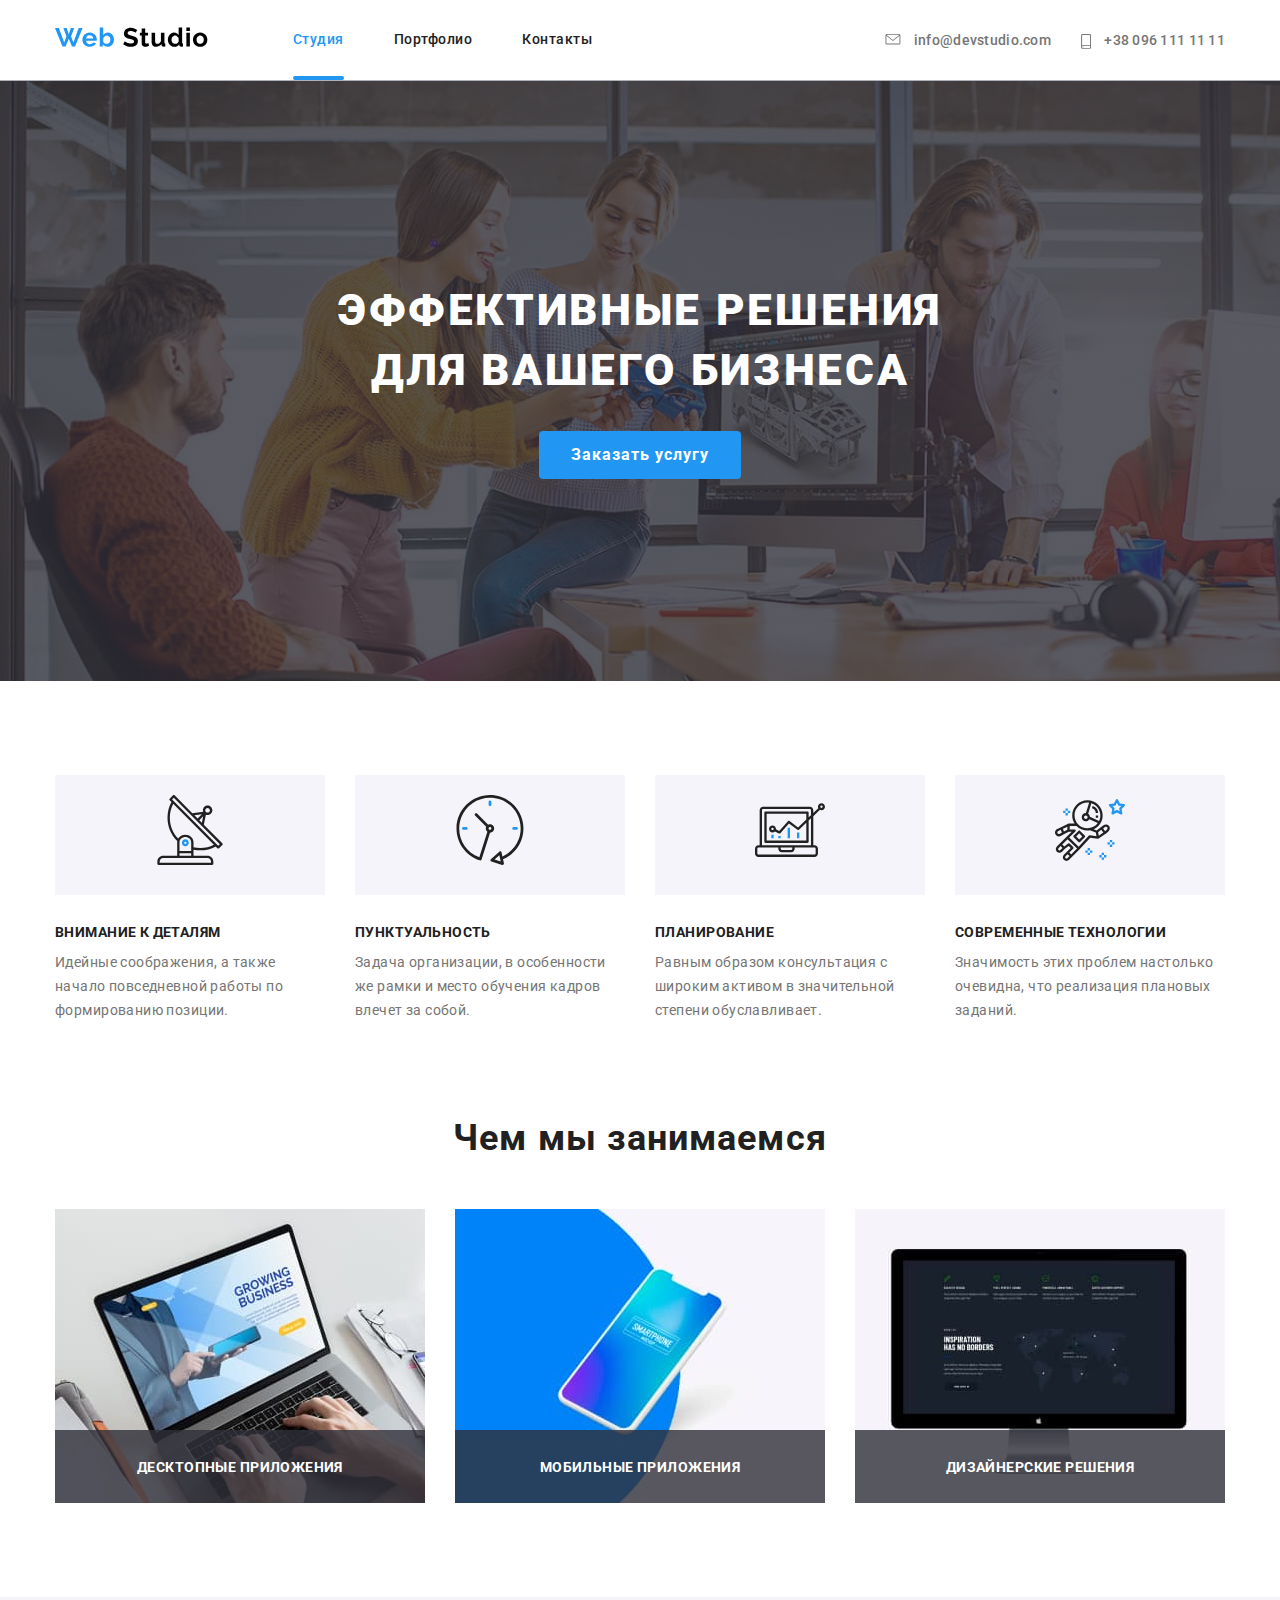
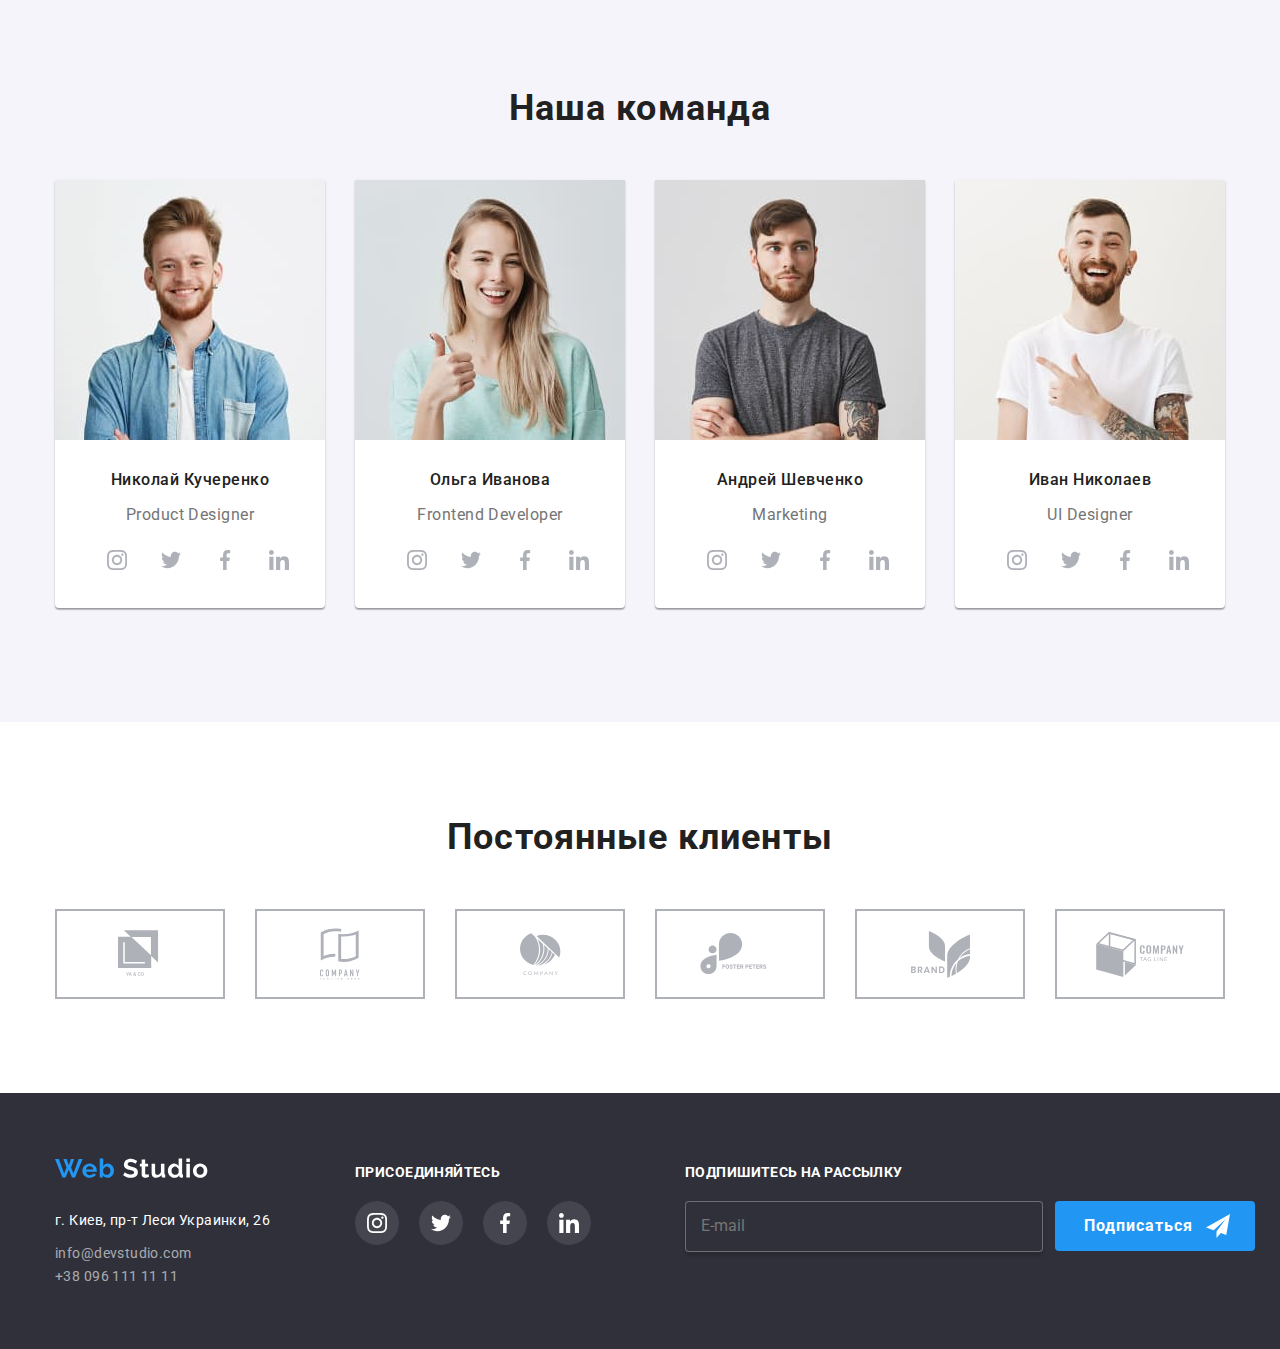
<file: index.html>
<!DOCTYPE html>
<html lang="ru">
  <head>
    <meta charset="UTF-8" />
    <meta name="viewport" content="width=device-width, initial-scale=1.0" />
    <title class="logo">WebStudio</title>
    <link
      href="https://fonts.googleapis.com/css2?family=Raleway:wght@700&family=Roboto:wght@400;500;700;900&display=swap"
      rel="stylesheet"
    />
    <link
      rel="stylesheet"
      href="https://cdnjs.cloudflare.com/ajax/libs/modern-normalize/0.6.0/modern-normalize.min.css"
    />
    <link rel="stylesheet" href="./css/main.min.css" />
  </head>
  <body>
    <header class="page-header">
      <div class="container main-nav">
        <!-- ВОПРОС -->
        <nav class="main-nav">
          <a href="./index.html" class="logo">
            <svg class="icon-log">
              <use href="./images/sprite.svg#icon-webstudioheader"></use>
            </svg>
          </a>
          <ul class="site-nav list">
            <li class="item">
              <a href="./index.html" class="link current">Студия</a>
            </li>
            <li class="item">
              <a href="./portfolio.html" class="link">Портфолио</a>
            </li>
            <li class="item"><a href="" class="link">Контакты</a></li>
          </ul>
        </nav>

        <ul class="site-cont list">
          <li class="item">
            <a href="mailto:info@devstudio.com" class="address">
              <svg class="envelope">
                <use href="./images/sprite.svg#icon-envelope"></use>
              </svg>
              info@devstudio.com
            </a>
          </li>
          <li class="item">
            <a href="tel:+380961111111" class="address">
              <svg class="smartphone">
                <use href="./images/sprite.svg#icon-smartphone"></use>
              </svg>
              +38 096 111 11 11
            </a>
          </li>
        </ul>
      </div>
    </header>

    <main>
      <!-- Герой -->
      <section class="hero">
        <div class="centered-banner">
          <h1 class="banner-title">
            Эффективные решения <br />
            для вашего бизнеса
          </h1>
          <button class="banner-btn" data-modal-open>
            <span class="banner-btn-text">Заказать услугу</span>
          </button>
        </div>
      </section>

      <!-- Особенности-->
      <section class="feature-section">
        <div class="container">
          <ul class="feature list">
            <li class="feature-item">
              <div class="feature-icon-bg">
                <svg class="feature-icon">
                  <use href="./images/sprite.svg#icon-antenna1"></use>
                </svg>
              </div>
              <h3 class="title">Внимание к деталям</h3>
              <p class="text">
                Идейные соображения, а также начало повседневной работы по
                формированию позиции.
              </p>
            </li>
            <li class="feature-item">
              <div class="feature-icon-bg">
                <svg class="feature-icon">
                  <use href="./images/sprite.svg#icon-clock1"></use>
                </svg>
              </div>
              <h3 class="title">Пунктуальность</h3>
              <p class="text">
                Задача организации, в особенности же рамки и место обучения
                кадров влечет за собой.
              </p>
            </li>
            <li class="feature-item">
              <div class="feature-icon-bg">
                <svg class="feature-icon">
                  <use href="./images/sprite.svg#icon-diagram1"></use>
                </svg>
              </div>
              <h3 class="title">Планирование</h3>
              <p class="text">
                Равным образом консультация с широким активом в значительной
                степени обуславливает.
              </p>
            </li>
            <li class="feature-item">
              <div class="feature-icon-bg">
                <svg class="feature-icon">
                  <use href="./images/sprite.svg#icon-astronaut1"></use>
                </svg>
              </div>
              <h3 class="title">Современные технологии</h3>
              <p class="text">
                Значимость этих проблем настолько очевидна, что реализация
                плановых заданий.
              </p>
            </li>
          </ul>
        </div>
      </section>

      <!-- Наши услуги -->
      <section class="wwd-section">
        <div class="container">
          <h2 class="section-title">Чем мы занимаемся</h2>
          <ul class="service list">
            <li class="service-item">
              <div class="wwd-position">
                <img
                  src="./images/laptop.jpg"
                  alt="Ноутбук"
                  width="370"
                  height="294"
                />
                <h3 class="subtitle">Десктопные приложения</h3>
              </div>
            </li>

            <li class="service-item">
              <div class="wwd-position">
                <img
                  src="./images/phone.jpg"
                  alt="Смартфон"
                  width="370"
                  height="294"
                />
                <h3 class="subtitle">Мобильные приложения</h3>
              </div>
            </li>

            <li class="service-item">
              <div class="wwd-position">
                <img
                  src="./images/pc.jpg"
                  alt="Монитор"
                  width="370"
                  height="294"
                />
                <h3 class="subtitle">Дизайнерские решения</h3>
              </div>
            </li>
          </ul>
        </div>
      </section>

      <!-- Наша команда -->
      <section class="team-section">
        <div class="container">
          <h2 class="section-title">Наша команда</h2>
          <ul class="team list">
            <li class="team-card">
              <img
                class="team-member"
                src="./images/nikolay.jpg"
                alt="Фото Николая"
                width="270"
                height="260"
              />

              <h3 class="subtitle">Николай Кучеренко</h3>
              <p class="text">Product Designer</p>
              <ul class="team-links">
                <li class="team-link">
                  <a href="" aria-label="Instagram" class="logo-link">
                    <svg class="team-icon">
                      <use href="./images/sprite.svg#icon-instagram1"></use>
                    </svg>
                  </a>
                </li>
                <li class="team-link">
                  <a href="" aria-label="Twitter" class="logo-link">
                    <svg class="team-icon">
                      <use href="./images/sprite.svg#icon-twitter1"></use>
                    </svg>
                  </a>
                </li>
                <li class="team-link">
                  <a href="" aria-label="Facebook" class="logo-link">
                    <svg class="team-icon">
                      <use href="./images/sprite.svg#icon-facebook1"></use>
                    </svg>
                  </a>
                </li>
                <li class="team-link">
                  <a href="" aria-label="Linkedin" class="logo-link">
                    <svg class="team-icon">
                      <use href="./images/sprite.svg#icon-linkedin1"></use>
                    </svg>
                  </a>
                </li>
              </ul>
            </li>
            <li class="team-card">
              <img
                class="team-member"
                src="./images/olga.jpg"
                alt="Фото Ольги"
                width="270"
                height="260"
              />

              <h3 class="subtitle">Ольга Иванова</h3>
              <p class="text">Frontend Developer</p>
              <ul class="team-links">
                <li class="team-link">
                  <a href="" aria-label="Instagram" class="logo-link">
                    <svg class="team-icon">
                      <use href="./images/sprite.svg#icon-instagram1"></use>
                    </svg>
                  </a>
                </li>
                <li class="team-link">
                  <a href="" aria-label="Twitter" class="logo-link">
                    <svg class="team-icon">
                      <use href="./images/sprite.svg#icon-twitter1"></use>
                    </svg>
                  </a>
                </li>
                <li class="team-link">
                  <a href="" aria-label="Facebook" class="logo-link">
                    <svg class="team-icon">
                      <use href="./images/sprite.svg#icon-facebook1"></use>
                    </svg>
                  </a>
                </li>
                <li class="team-link">
                  <a href="" aria-label="Linkedin" class="logo-link">
                    <svg class="team-icon">
                      <use href="./images/sprite.svg#icon-linkedin1"></use>
                    </svg>
                  </a>
                </li>
              </ul>
            </li>
            <li class="team-card">
              <img
                class="team-member"
                src="./images/andrey.jpg"
                alt="Фото Андрея"
                width="270"
                height="260"
              />

              <h3 class="subtitle">Андрей Шевченко</h3>
              <p class="text">Marketing</p>
              <ul class="team-links">
                <li class="team-link">
                  <a href="" aria-label="Instagram" class="logo-link">
                    <svg class="team-icon">
                      <use href="./images/sprite.svg#icon-instagram1"></use>
                    </svg>
                  </a>
                </li>
                <li class="team-link">
                  <a href="" aria-label="Twitter" class="logo-link">
                    <svg class="team-icon">
                      <use href="./images/sprite.svg#icon-twitter1"></use>
                    </svg>
                  </a>
                </li>
                <li class="team-link">
                  <a href="" aria-label="Facebook" class="logo-link">
                    <svg class="team-icon">
                      <use href="./images/sprite.svg#icon-facebook1"></use>
                    </svg>
                  </a>
                </li>
                <li class="team-link">
                  <a href="" aria-label="Linkedin" class="logo-link">
                    <svg class="team-icon">
                      <use href="./images/sprite.svg#icon-linkedin1"></use>
                    </svg>
                  </a>
                </li>
              </ul>
            </li>
            <li class="team-card">
              <img
                class="team-member"
                src="./images/ivan.jpg"
                alt="Фото Ивана"
                width="270"
                height="260"
              />

              <h3 class="subtitle">Иван Николаев</h3>
              <p class="text">UI Designer</p>
              <ul class="team-links">
                <li class="team-link">
                  <a href="" aria-label="Instagram" class="logo-link">
                    <svg class="team-icon">
                      <use href="./images/sprite.svg#icon-instagram1"></use>
                    </svg>
                  </a>
                </li>
                <li class="team-link">
                  <a href="" aria-label="Twitter" class="logo-link">
                    <svg class="team-icon">
                      <use href="./images/sprite.svg#icon-twitter1"></use>
                    </svg>
                  </a>
                </li>
                <li class="team-link">
                  <a href="" aria-label="Facebook" class="logo-link">
                    <svg class="team-icon">
                      <use href="./images/sprite.svg#icon-facebook1"></use>
                    </svg>
                  </a>
                </li>
                <li class="team-link">
                  <a href="" aria-label="Linkedin" class="logo-link">
                    <svg class="team-icon">
                      <use href="./images/sprite.svg#icon-linkedin1"></use>
                    </svg>
                  </a>
                </li>
              </ul>
            </li>
          </ul>
        </div>
      </section>

      <!-- Партнёры -->
      <section class="partners-section">
        <div class="container">
          <h2 class="section-title">Постоянные клиенты</h2>
          <ul class="list">
            <li class="partner-item">
              <a class="item-link" href="">
                <svg class="partner-icon1 icon-hover">
                  <use href="./images/sprite.svg#icon-logo1"></use>
                </svg>
              </a>
            </li>
            <li class="partner-item">
              <a class="item-link" href="">
                <svg class="partner-icon2 icon-hover">
                  <use href="./images/sprite.svg#icon-logo2"></use>
                </svg>
              </a>
            </li>
            <li class="partner-item">
              <a class="item-link" href="">
                <svg class="partner-icon3 icon-hover">
                  <use href="./images/sprite.svg#icon-logo3"></use>
                </svg>
              </a>
            </li>
            <li class="partner-item">
              <a class="item-link" href="">
                <svg class="partner-icon4 icon-hover">
                  <use href="./images/sprite.svg#icon-logo4"></use>
                </svg>
              </a>
            </li>
            <li class="partner-item">
              <a class="item-link" href="">
                <svg class="partner-icon5 icon-hover">
                  <use href="./images/sprite.svg#icon-logo5"></use>
                </svg>
              </a>
            </li>
            <li class="partner-item">
              <a class="item-link" href="">
                <svg class="partner-icon6 icon-hover">
                  <use href="./images/sprite.svg#icon-logo6"></use>
                </svg>
              </a>
            </li>
          </ul>
        </div>
      </section>
    </main>

    <!-- Подвал страницы -->
    <footer>
      <!-- Адрес -->
      <section class="footer">
        <div class="container footer-cont">
          <div class="footer-flex">
            <div class="footer-adress">
              <a href="./index.html">
                <svg class="footer-logo">
                  <use href="./images/sprite.svg#icon-webstudiofooter"></use>
                </svg>
              </a>

              <address class="address-item">
                <p class="footer-text">г. Киев, пр-т Леси Украинки, 26</p>
                <a href="mailto:info@devstudio.com" class="footer-address-email"
                  >info@devstudio.com</a
                >
                <br />
                <a href="tel:+380961111111" class="footer-address-phone"
                  >+38 096 111 11 11</a
                >
              </address>
            </div>

            <!-- Социальные сети -->
            <div class="footer-join">
              <b class="call-to-action"> присоединяйтесь </b>
              <ul class="call-to-action-list-flex list">
                <li class="social-link-li">
                  <a
                    class="footer-icon-flex"
                    href=""
                    aria-label="Ссылка на Instagram"
                  >
                    <svg class="footer-icon">
                      <use href="./images/sprite.svg#icon-instagram2"></use>
                    </svg>
                  </a>
                </li>
                <li class="social-link-li">
                  <a
                    class="footer-icon-flex"
                    href=""
                    aria-label="Ссылка на Twitter"
                  >
                    <svg class="footer-icon">
                      <use href="./images/sprite.svg#icon-twitter2"></use>
                    </svg>
                  </a>
                </li>
                <li class="social-link-li">
                  <a
                    class="footer-icon-flex"
                    href=""
                    aria-label="Ссылка на Facebook"
                  >
                    <svg class="footer-icon">
                      <use href="./images/sprite.svg#icon-facebook2"></use>
                    </svg>
                  </a>
                </li>
                <li class="social-link-li">
                  <a
                    class="footer-icon-flex"
                    href=""
                    aria-label="Ссылка на Linkedin"
                  >
                    <svg class="footer-icon">
                      <use href="./images/sprite.svg#icon-linkedin2"></use>
                    </svg>
                  </a>
                </li>
              </ul>
            </div>
            <!-- Подписка -->
            <div class="subscribe-footer">
              <h3 class="call-to-action">Подпишитесь на рассылку</h3>
              <form class="footer-form">
                <div class="subscribe-box">
                  <input
                    class="footer-input"
                    type="email"
                    name="email"
                    placeholder="E-mail"
                  />
                  <button type="submit" class="input-btn">
                    <span class="input-btn-text">Подписаться</span>
                    <svg class="footer-btn-icon">
                      <use href="./images/footer (1).svg#icon-iconsend"></use>
                    </svg>
                  </button>
                </div>
              </form>
            </div>
          </div>
        </div>
      </section>
    </footer>

    <!-- MODAL -->
    <div class="backdrop is-hidden" data-modal>
      <div class="modal">
        <form class="modal-form">
          <button class="modal-x-btn" type="button" data-modal-close>
            <svg class="modal-x-icon">
              <use href="./images/modal.svg#icon-vector4"></use>
            </svg>
          </button>
          <div class="modal-title-box">
            <span class="modal-title">
              Оставьте свои данные, мы вам перезвоним
            </span>
          </div>
          <div class="form-field">
            <input
              type="text"
              name="user-name"
              class="form-input"
              placeholder=" "
              id="user-name"
            />
            <label for="user-name" class="form-label">Имя </label>
            <svg class="modal-icon">
              <use href="./images/modal.svg#icon-vector"></use>
            </svg>
          </div>
          <div class="form-field">
            <input
              type="tel"
              name="user-tel"
              class="form-input"
              placeholder=" "
              id="user-tel"
            />

            <label for="user-tel" class="form-label">Телефон </label>
            <svg class="modal-icon">
              <use href="./images/modal.svg#icon-vector2"></use>
            </svg>
          </div>
          <div class="form-field">
            <input
              type="email"
              name="user-mail"
              class="form-input"
              placeholder=" "
              id="user-email"
            />
            <label for="user-email" class="form-label">Почта </label>
            <svg class="modal-icon">
              <use href="./images/modal.svg#icon-vector3"></use>
            </svg>
          </div>
          <div class="form-field">
            <textarea name="" id="textarea" placeholder=" "></textarea>
            <label class="coment-label" for="textarea">Комментарий</label>
          </div>
          <div class="form-field checkbox-box">
            <label class="checkbox-label">
              <input class="checkbox" type="checkbox" name="checkbox" />
              <span class="checkbox-icon"></span>
              <span class="checkbox-text"
                >Соглашаюсь с рассылкой и принимаю</span
              >
              <a class="checkbox-link" href="">Условия договора</a>
            </label>
          </div>
          <button class="modal-btn" type="submit">
            <span class="modal-btn-text">Отправить</span>
          </button>
        </form>
      </div>
    </div>
    <script src="./js/modal.js"></script>
  </body>
</html>
</file>
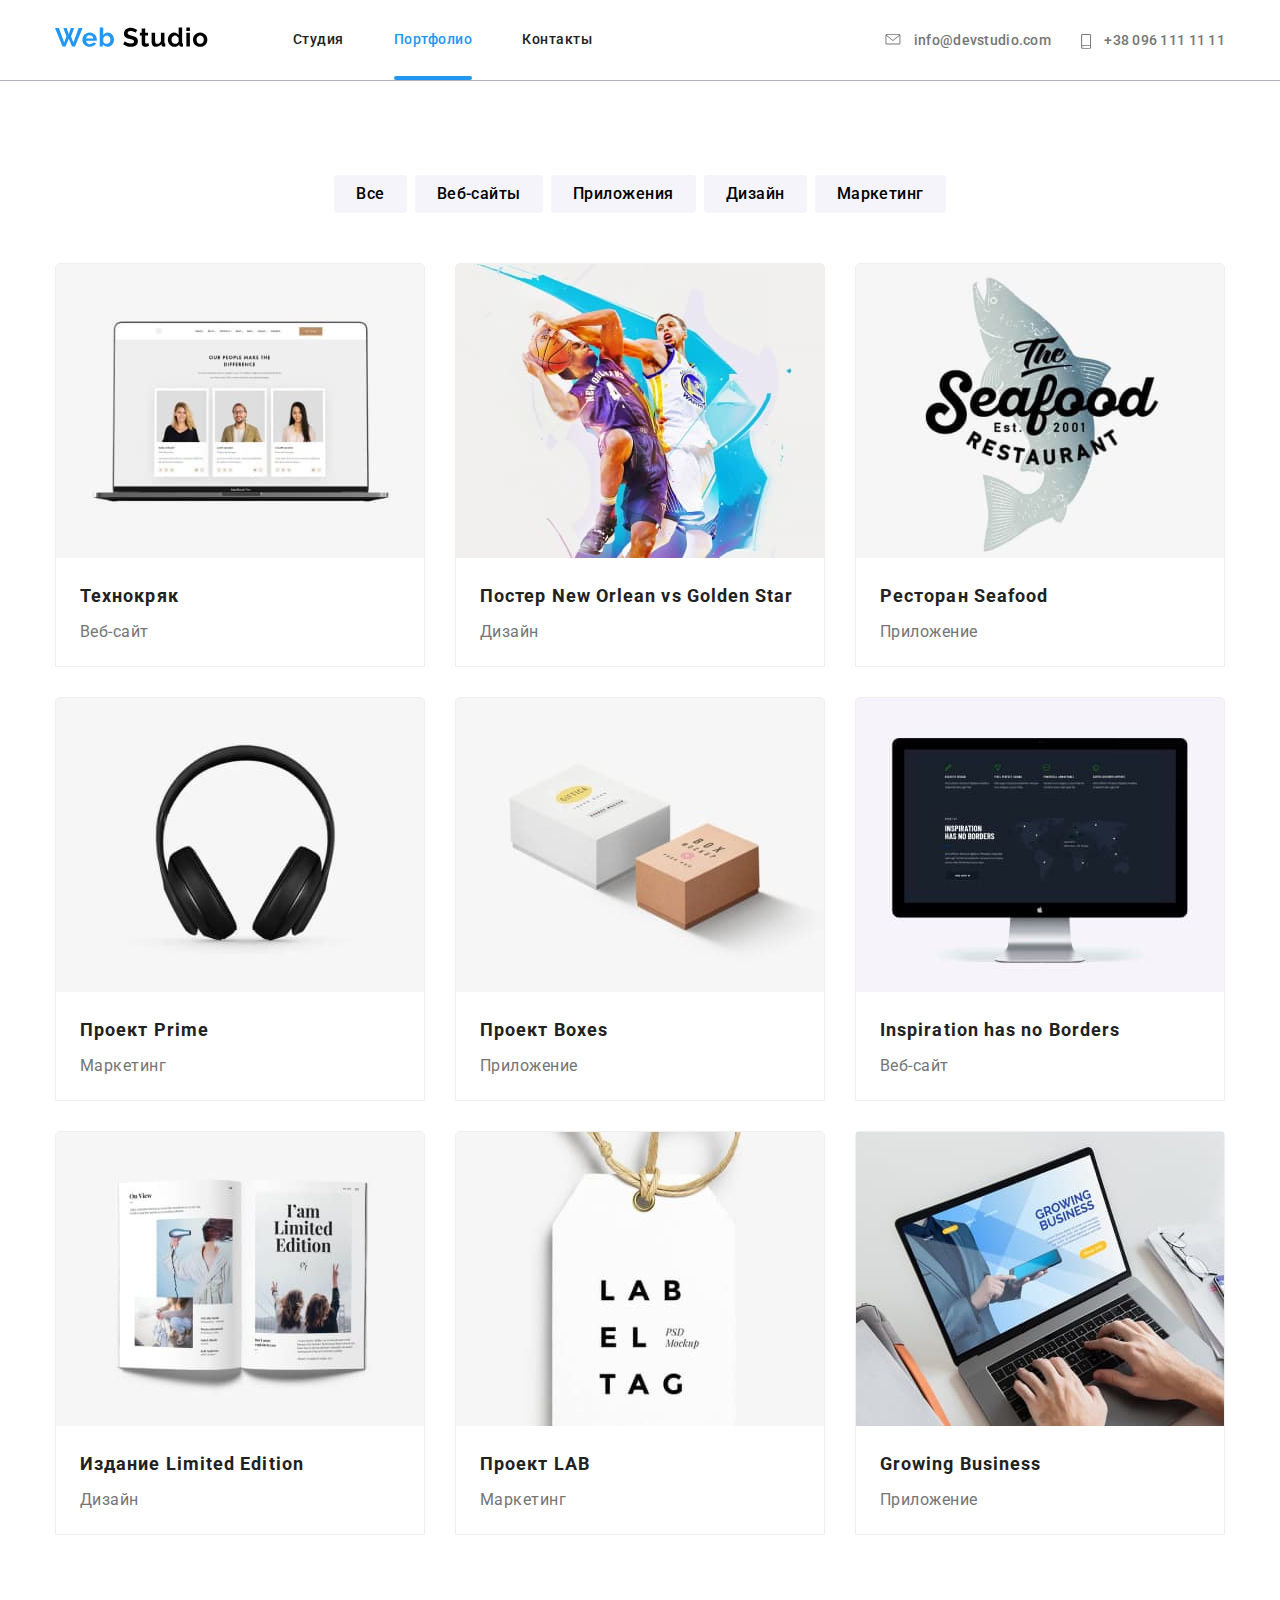
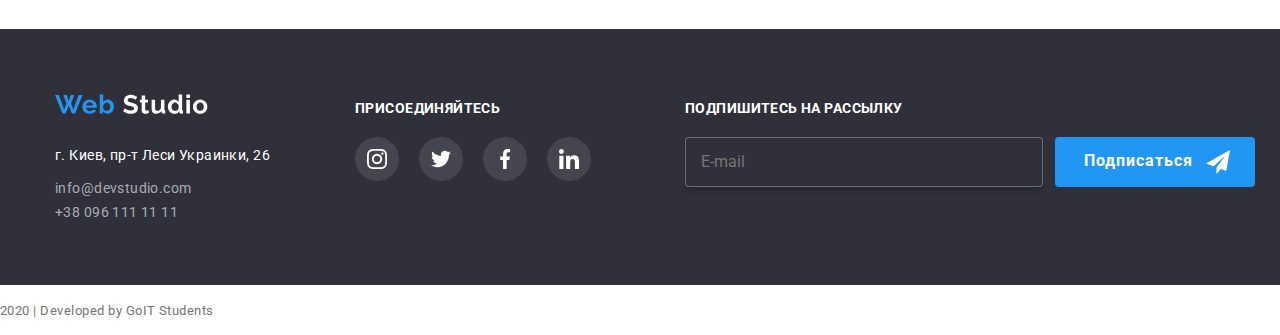
<file: portfolio.html>
<!DOCTYPE html>
<html lang="ru">
  <head>
    <meta charset="UTF-8" />
    <meta name="viewport" content="width=device-width, initial-scale=1.0" />
    <title>Portfolio</title>
    <link
      href="https://fonts.googleapis.com/css2?family=Raleway:wght@700&family=Roboto:wght@400;500;700;900&display=swap"
      rel="stylesheet"
    />
    <link
      rel="stylesheet"
      href="https://cdnjs.cloudflare.com/ajax/libs/modern-normalize/0.6.0/modern-normalize.min.css"
    />
    <link rel="stylesheet" href="./css/main.min.css" />
  </head>
  <body>
    <!-- Шапка страницы -->
    <header class="page-header">
      <div class="container main-nav">
        <!-- ВОПРОС -->
        <nav class="main-nav">
          <a href="./index.html" class="logo">
            <svg class="icon-log">
              <use href="./images/sprite.svg#icon-webstudioheader"></use>
            </svg>
          </a>
          <ul class="site-nav list">
            <li class="item">
              <a href="./index.html" class="link">Студия</a>
            </li>
            <li class="item">
              <a href="./portfolio.html" class="link current">Портфолио</a>
            </li>
            <li class="item"><a href="" class="link">Контакты</a></li>
          </ul>
        </nav>

        <ul class="site-cont list">
          <li class="item">
            <a href="mailto:info@devstudio.com" class="address">
              <svg class="envelope">
                <use href="./images/sprite.svg#icon-envelope"></use>
              </svg>
              info@devstudio.com
            </a>
          </li>
          <li class="item">
            <a href="tel:+380961111111" class="address">
              <svg class="smartphone">
                <use href="./images/sprite.svg#icon-smartphone"></use>
              </svg>
              +38 096 111 11 11
            </a>
          </li>
        </ul>
      </div>
    </header>
    <!-- Уникальный  контент -->
    <main>
      <!-- Примеры работ -->
      <section class="main-section">
        <div class="container">
          <!-- <h1>Галлерея работ</h1> -->
          <ul class="button-portfolio list">
            <li class="filter-btn">
              <button type="button" class="btn-portf">
                <span class="btn-text">Все</span>
              </button>
            </li>
            <li class="filter-btn">
              <button type="button" class="btn-portf">
                <span class="btn-text">Веб-сайты</span>
              </button>
            </li>
            <li class="filter-btn">
              <button type="button" class="btn-portf">
                <span class="btn-text">Приложения</span>
              </button>
            </li>
            <li class="filter-btn">
              <button type="button" class="btn-portf">
                <span class="btn-text">Дизайн</span>
              </button>
            </li>
            <li class="filter-btn">
              <button type="button" class="btn-portf">
                <span class="btn-text">Маркетинг</span>
              </button>
            </li>
          </ul>

          <ul class="filter-items">
            <li class="filter-item">
              <a href="" class="link">
                <div class="filter-overlay">
                  <img src="./images/img.jpg" alt="" />
                  <div class="filter-animation">
                    <p class="filter-text">
                      Технокряк это современная площадка распространения
                      коронавируса. Компании используют эту платформу для
                      цифрового шпионажа и атак на защищённые сервера
                      конкурентов.
                    </p>
                  </div>
                </div>
                <h2 class="title">Технокряк</h2>
                <p class="text">Веб-сайт</p>
              </a>
            </li>
            <li class="filter-item">
              <a href="" class="link">
                <div class="filter-overlay">
                  <img src="./images/img2.jpg" alt="" />
                  <div class="filter-animation">
                    <p class="filter-text">
                      Технокряк это современная площадка распространения
                      коронавируса. Компании используют эту платформу для
                      цифрового шпионажа и атак на защищённые сервера
                      конкурентов.
                    </p>
                  </div>
                </div>
                <h2 class="title">Постер New Orlean vs Golden Star</h2>
                <p class="text">Дизайн</p>
              </a>
            </li>
            <li class="filter-item">
              <a href="" class="link">
                <div class="filter-overlay">
                  <img src="./images/img3.jpg" alt="" />
                  <div class="filter-animation">
                    <p class="filter-text">
                      Технокряк это современная площадка распространения
                      коронавируса. Компании используют эту платформу для
                      цифрового шпионажа и атак на защищённые сервера
                      конкурентов.
                    </p>
                  </div>
                </div>
                <h2 class="title">Ресторан Seafood</h2>
                <p class="text">Приложение</p>
              </a>
            </li>
            <li class="filter-item">
              <a href="" class="link">
                <div class="filter-overlay">
                  <img src="./images/img4.jpg" alt="" />
                  <div class="filter-animation">
                    <p class="filter-text">
                      Технокряк это современная площадка распространения
                      коронавируса. Компании используют эту платформу для
                      цифрового шпионажа и атак на защищённые сервера
                      конкурентов.
                    </p>
                  </div>
                </div>
                <h2 class="title">Проект Prime</h2>
                <p class="text">Маркетинг</p>
              </a>
            </li>
            <li class="filter-item">
              <a href="" class="link">
                <div class="filter-overlay">
                  <img src="./images/img5.jpg" alt="" />
                  <div class="filter-animation">
                    <p class="filter-text">
                      Технокряк это современная площадка распространения
                      коронавируса. Компании используют эту платформу для
                      цифрового шпионажа и атак на защищённые сервера
                      конкурентов.
                    </p>
                  </div>
                </div>
                <h2 class="title">Проект Boxes</h2>
                <p class="text">Приложение</p>
              </a>
            </li>
            <li class="filter-item">
              <a href="" class="link">
                <div class="filter-overlay">
                  <img src="./images/img6.jpg" alt="" />
                  <div class="filter-animation">
                    <p class="filter-text">
                      Технокряк это современная площадка распространения
                      коронавируса. Компании используют эту платформу для
                      цифрового шпионажа и атак на защищённые сервера
                      конкурентов.
                    </p>
                  </div>
                </div>
                <h2 class="title">Inspiration has no Borders</h2>
                <p class="text">Веб-сайт</p>
              </a>
            </li>
            <li class="filter-item">
              <a href="" class="link">
                <div class="filter-overlay">
                  <img src="./images/img7.jpg" alt="" />
                  <div class="filter-animation">
                    <p class="filter-text">
                      Технокряк это современная площадка распространения
                      коронавируса. Компании используют эту платформу для
                      цифрового шпионажа и атак на защищённые сервера
                      конкурентов.
                    </p>
                  </div>
                </div>
                <h2 class="title">Издание Limited Edition</h2>
                <p class="text">Дизайн</p>
              </a>
            </li>
            <li class="filter-item">
              <a href="" class="link">
                <div class="filter-overlay">
                  <img src="./images/img8.jpg" alt="" />
                  <div class="filter-animation">
                    <p class="filter-text">
                      Технокряк это современная площадка распространения
                      коронавируса. Компании используют эту платформу для
                      цифрового шпионажа и атак на защищённые сервера
                      конкурентов.
                    </p>
                  </div>
                </div>
                <h2 class="title">Проект LAB</h2>
                <p class="text">Маркетинг</p>
              </a>
            </li>
            <li class="filter-item">
              <a href="" class="link">
                <div class="filter-overlay">
                  <img src="./images/img9.jpg" alt="" />
                  <div class="filter-animation">
                    <p class="filter-text">
                      Технокряк это современная площадка распространения
                      коронавируса. Компании используют эту платформу для
                      цифрового шпионажа и атак на защищённые сервера
                      конкурентов.
                    </p>
                  </div>
                </div>
                <h2 class="title">Growing Business</h2>
                <p class="text">Приложение</p>
              </a>
            </li>
          </ul>
        </div>
      </section>
    </main>

    <!-- Подвал страницы -->
    <footer>
      <!-- Адрес -->
      <section class="footer">
        <div class="container footer-cont">
          <div class="footer-flex">
            <div class="footer-adress">
              <a href="./index.html">
                <svg class="footer-logo">
                  <use href="./images/sprite.svg#icon-webstudiofooter"></use>
                </svg>
              </a>

              <address class="address-item">
                <p class="footer-text">г. Киев, пр-т Леси Украинки, 26</p>
                <a href="mailto:info@devstudio.com" class="footer-address-email"
                  >info@devstudio.com</a
                >
                <br />
                <a href="tel:+380961111111" class="footer-address-phone"
                  >+38 096 111 11 11</a
                >
              </address>
            </div>

            <!-- Социальные сети -->
            <div class="footer-join">
              <b class="call-to-action"> присоединяйтесь </b>
              <ul class="call-to-action-list-flex list">
                <li class="social-link-li">
                  <a
                    class="footer-icon-flex"
                    href=""
                    aria-label="Ссылка на Instagram"
                  >
                    <svg class="footer-icon">
                      <use href="./images/sprite.svg#icon-instagram2"></use>
                    </svg>
                  </a>
                </li>
                <li class="social-link-li">
                  <a
                    class="footer-icon-flex"
                    href=""
                    aria-label="Ссылка на Twitter"
                  >
                    <svg class="footer-icon">
                      <use href="./images/sprite.svg#icon-twitter2"></use>
                    </svg>
                  </a>
                </li>
                <li class="social-link-li">
                  <a
                    class="footer-icon-flex"
                    href=""
                    aria-label="Ссылка на Facebook"
                  >
                    <svg class="footer-icon">
                      <use href="./images/sprite.svg#icon-facebook2"></use>
                    </svg>
                  </a>
                </li>
                <li class="social-link-li">
                  <a
                    class="footer-icon-flex"
                    href=""
                    aria-label="Ссылка на Linkedin"
                  >
                    <svg class="footer-icon">
                      <use href="./images/sprite.svg#icon-linkedin2"></use>
                    </svg>
                  </a>
                </li>
              </ul>
            </div>
            <!-- Подписка -->
            <div class="subscribe-footer">
              <h3 class="call-to-action">Подпишитесь на рассылку</h3>
              <form class="footer-form">
                <div class="subscribe-box">
                  <input
                    class="footer-input"
                    type="email"
                    name="email"
                    placeholder="E-mail"
                  />
                  <button type="submit" class="input-btn">
                    <span class="input-btn-text">Подписаться</span>
                    <svg class="footer-btn-icon">
                      <use href="./images/footer (1).svg#icon-iconsend"></use>
                    </svg>
                  </button>
                </div>
              </form>
            </div>
          </div>
        </div>
      </section>
      <p class="bottom"><small>2020 | Developed by GoIT Students</small></p>
    </footer>
  </body>
</html>
</file>
<file: css/main.min.css>
body{background-color:#fff;color:#757575;font-family:Roboto, sans-serif;letter-spacing:0.03em}img{display:block}ul{list-style:none}a{text-decoration:none}.list{margin:0px;padding:0px}.container{margin-left:auto;margin-right:auto;width:1170px}.page-header{border-bottom:1px #afb1b8 solid}.main-nav{display:-webkit-box;display:-ms-flexbox;display:flex;-webkit-box-align:center;-ms-flex-align:center;align-items:center}.site-nav.list{display:-webkit-box;display:-ms-flexbox;display:flex;margin-left:85px}.site-nav .item:not(:last-child){margin-right:50px}.icon-log{width:153px;height:31px}.site-nav .link{position:relative;display:block;padding-top:32px;padding-bottom:32px;color:#212121;font-weight:500;font-size:14px;line-height:1.14;text-decoration:none;-webkit-transition:color 250ms cubic-bezier(0.4, 0, 0.2, 1);transition:color 250ms cubic-bezier(0.4, 0, 0.2, 1)}.site-nav .link:hover,.site-nav .link:focus{color:#2196f3}.link.current::after{position:absolute;content:"";display:block;width:100%;height:4px;background-color:#2196f3;left:0;bottom:0;border-radius:2px}.site-nav .current{color:#2196f3}.site-cont .address{color:#757575;font-weight:500;font-size:14px;line-height:16px;letter-spacing:0.02em;text-decoration:none;-webkit-transition:color 250ms cubic-bezier(0.4, 0, 0.2, 1);transition:color 250ms cubic-bezier(0.4, 0, 0.2, 1)}.site-cont .address:hover,.site-cont .address:focus{color:#2196f3}.site-cont.list{margin-left:auto;display:-webkit-box;display:-ms-flexbox;display:flex}.site-cont .item+.item{margin-left:30px}.envelope{width:16px;height:11.2px;fill:#757575;margin-right:10px;-webkit-transition:fill 250ms cubic-bezier(0.4, 0, 0.2, 1);transition:fill 250ms cubic-bezier(0.4, 0, 0.2, 1)}.address:hover .envelope,.address:focus .envelope{fill:#2196f3}.smartphone{vertical-align:middle;width:10px;height:14.94px;fill:#757575;margin-right:10px;-webkit-transition:fill 250ms cubic-bezier(0.4, 0, 0.2, 1);transition:fill 250ms cubic-bezier(0.4, 0, 0.2, 1)}.address:hover .smartphone,.address:focus .smartphone{fill:#2196f3}.hero{min-height:600px;text-align:center;background-repeat:no-repeat;background-size:cover;background-image:-webkit-gradient(linear, left top, right top, from(rgba(47,48,58,0.8)), to(rgba(47,48,58,0.8))),url(../images/headerimg.jpg);background-image:linear-gradient(to right, rgba(47,48,58,0.8), rgba(47,48,58,0.8)),url(../images/headerimg.jpg);margin-bottom:94px}.banner-title{margin-top:0px;margin-bottom:0px;color:#fff;font-weight:900;font-size:44px;line-height:1.36;letter-spacing:0.06em;text-transform:uppercase;margin-bottom:30px}.banner-btn{cursor:pointer;border:none;min-width:200px;border-radius:4px;padding:10px 32px;font-style:normal;font-weight:bold;font-size:16px;line-height:1.8;text-align:center;letter-spacing:0.06em;color:#fff;background-color:#2196f3}.centered-banner{padding-top:200px;padding-bottom:200px}.feature-section{margin-bottom:94px}.feature.list .title{margin-top:0px;margin-bottom:10px;color:#212121;font-weight:700;font-size:14px;line-height:1.14;letter-spacing:0.03em;text-transform:uppercase}.feature.list .text{margin-top:0px;margin-bottom:0px;color:#757575;font-size:14px;line-height:1.71;letter-spacing:0.03em}.feature{display:-webkit-box;display:-ms-flexbox;display:flex}.feature-item:not(:last-child){margin-right:30px}.feature-icon{margin-top:20px;margin-bottom:20px;margin-left:100px;margin-right:100px;display:-webkit-box;display:-ms-flexbox;display:flex;width:70px;height:70px}.feature-icon-bg{display:-webkit-box;display:-ms-flexbox;display:flex;width:270px;height:120px;background-color:#f5f4fa;margin-bottom:30px}.wwd-section{margin-bottom:94px}.wwd-section .section-title{margin-top:0px;margin-bottom:50px;font-style:normal;font-weight:bold;font-size:36px;line-height:42px;text-align:center;letter-spacing:0.03em;color:#212121}.wwd-section .subtitle{margin-top:0px;margin-bottom:0px;padding-bottom:27px;font-style:normal;font-weight:bold;font-size:14px;line-height:1.1;text-align:center;letter-spacing:0.03em;text-transform:uppercase;color:#fff;background-color:rgba(47,48,58,0.8);position:absolute;bottom:0;right:0;left:0}.wwd-position{position:relative}.service.list{display:-webkit-box;display:-ms-flexbox;display:flex}.service-item{margin-right:30px}.team-link{display:-webkit-box;display:-ms-flexbox;display:flex;-webkit-box-align:center;-ms-flex-align:center;align-items:center;-webkit-box-pack:center;-ms-flex-pack:center;justify-content:center;width:44px;height:44px;border-radius:50%;-webkit-transition:background-color 250ms cubic-bezier(0.4, 0, 0.2, 1);transition:background-color 250ms cubic-bezier(0.4, 0, 0.2, 1)}.team-link:not(:last-child){margin-right:10px}.team-links{margin-bottom:24px;display:-webkit-box;display:-ms-flexbox;display:flex}.team-link:hover,.team-link:active{cursor:pointer;fill:#fff;background-color:#2196f3}.team-link:hover .team-icon,.team-link:active .team-icon{fill:#fff;background-color:#2196f3}.team.list{display:-webkit-box;display:-ms-flexbox;display:flex;padding-bottom:24px;padding-right:34px}.team-card{background-color:#fff;-webkit-box-shadow:0px 2px 1px rgba(0,0,0,0.2),0px 1px 1px rgba(0,0,0,0.14),0px 1px 3px rgba(0,0,0,0.12);box-shadow:0px 2px 1px rgba(0,0,0,0.2),0px 1px 1px rgba(0,0,0,0.14),0px 1px 3px rgba(0,0,0,0.12);border-radius:0px 0px 4px 4px}.team-card:not(:last-child){margin-right:30px}.team-member{margin-top:0px}.team-section{padding-top:90px;padding-bottom:90px;background-color:#f5f4fa}.team-section .section-title{margin-top:0px;margin-bottom:50px;font-style:normal;font-weight:bold;font-size:36px;line-height:1.2;text-align:center;letter-spacing:0.03em;color:#212121}.subtitle{margin-top:0px;padding-top:30px;color:#212121;font-weight:500;font-size:16px;line-height:1.19;letter-spacing:0.03em;color:#212121;text-align:center}.team-section .text{font-style:normal;font-weight:normal;font-size:16px;line-height:1.2;text-align:center;letter-spacing:0.03em;color:#757575;margin-top:0px;margin-bottom:16px}.team-icon{fill:#afb1b8;width:20px;height:20px;-webkit-transition:fill 250ms cubic-bezier(0.4, 0, 0.2, 1);transition:fill 250ms cubic-bezier(0.4, 0, 0.2, 1)}.team-icon:hover,.team-icon:focus{fill:#fff}.partners-section{padding-top:94px;padding-bottom:94px;text-align:center}.partners-section .list{display:-webkit-box;display:-ms-flexbox;display:flex}.partners-section .section-title{margin-top:0px;margin-bottom:50px;font-style:normal;font-weight:bold;font-size:36px;line-height:1.2;text-align:center;letter-spacing:0.03em;color:#212121;margin-bottom:50px}.partners-section .item-link{display:-webkit-box;display:-ms-flexbox;display:flex}.partners-section .partner-item{display:-webkit-box;display:-ms-flexbox;display:flex;width:170px;border:2px solid #afb1b8;height:90px;-webkit-box-align:center;-ms-flex-align:center;align-items:center;-webkit-box-pack:center;-ms-flex-pack:center;justify-content:center}.partner-item:hover .icon-hover{fill:#2196f3}.partners-section .partner-item:hover,.partners-section .partner-item:focus{border-color:#2196f3}.partners-section .partner-item:not(:last-child){margin-right:30px}.partner-img{padding:20px 63px}.partner-icon1{fill:#afb1b8;width:44.27px;height:49.23px}.partner-icon2{fill:#afb1b8;width:40px;height:52px}.partner-icon3{fill:#afb1b8;width:41px;height:42.6px}.partner-icon4{fill:#afb1b8;width:79.66px;height:42.02px}.partner-icon5{fill:#afb1b8;width:59px;height:47px}.partner-icon6{fill:#afb1b8;width:88.48px;height:45.44px}.icon-hover{-webkit-transition:fill 250ms cubic-bezier(0.4, 0, 0.2, 1);transition:fill 250ms cubic-bezier(0.4, 0, 0.2, 1)}.icon-hover:hover,.icon-hover:focus{fill:var(--accent-color)}.backdrop{position:fixed;top:0;left:0;width:100%;height:100%;background-color:rgba(0,0,0,0.2);opacity:1;-webkit-transition:opacity 250ms cubic-bezier(0.4, 0, 0.2, 1);transition:opacity 250ms cubic-bezier(0.4, 0, 0.2, 1)}.backdrop.is-hidden{pointer-events:none;opacity:0}.modal{text-align:center;position:absolute;left:50%;top:50%;-webkit-transform:translate(-50%, -50%) scale(1);transform:translate(-50%, -50%) scale(1);background-color:white;-webkit-transition:-webkit-transform 250ms cubic-bezier(0.4, 0, 0.2, 1);transition:-webkit-transform 250ms cubic-bezier(0.4, 0, 0.2, 1);transition:transform 250ms cubic-bezier(0.4, 0, 0.2, 1);transition:transform 250ms cubic-bezier(0.4, 0, 0.2, 1), -webkit-transform 250ms cubic-bezier(0.4, 0, 0.2, 1)}.backdrop.is-hidden .modal{-webkit-transform:translate(-50%, -50%) scale(0.9);transform:translate(-50%, -50%) scale(0.9)}.modal-title{font-style:normal;font-weight:bold;font-size:20px;line-height:1.1;letter-spacing:0.03em;color:#212121}.modal-title-box{margin-bottom:30px}.modal-form{padding:40px;background:#ffffff;-webkit-box-shadow:0px 2px 1px rgba(0,0,0,0.2),0px 1px 1px rgba(0,0,0,0.14),0px 1px 3px rgba(0,0,0,0.12);box-shadow:0px 2px 1px rgba(0,0,0,0.2),0px 1px 1px rgba(0,0,0,0.14),0px 1px 3px rgba(0,0,0,0.12);border-radius:4px;width:528px;height:581px}.modal-x-btn{position:absolute;right:8px;top:8px;border-radius:50%;width:30px;height:30px;border:1px solid rgba(0,0,0,0.1);cursor:pointer;background-color:#fff}.modal-x-btn:focus .modal-form{-webkit-transform:translate(-50%, -50%) scale(0.9);transform:translate(-50%, -50%) scale(0.9)}.modal-x-icon{width:11px;height:11px}.modal-x-btn:hover .modal-x-icon,.modal-x-btn:focus .modal-x-icon{fill:#2196f3}.form-input{padding-left:42px;cursor:pointer;border:1px solid rgba(33,33,33,0.2);border-radius:4px;width:448px;height:40px;margin-bottom:28px}.form-input:focus{outline:1px solid #2196f3}.form-field{position:relative}.form-label{position:absolute;left:42px;top:12px;-webkit-transition:color 250ms linear, -webkit-transform 250ms linear;transition:color 250ms linear, -webkit-transform 250ms linear;transition:transform 250ms linear, color 250ms linear;transition:transform 250ms linear, color 250ms linear, -webkit-transform 250ms linear}.form-input:focus+.form-label,.form-input:not(:placeholder-shown)+.form-label{color:#2196f3;-webkit-transform:translate(-10px, -30px);transform:translate(-10px, -30px)}.modal-icon{position:absolute;top:11px;left:16px;width:18px;height:18px;-webkit-transition:fill 250ms cubic-bezier(0.4, 0, 0.2, 1);transition:fill 250ms cubic-bezier(0.4, 0, 0.2, 1)}.form-input:focus ~ .modal-icon{fill:#2196f3}textarea{padding:12px 16px;cursor:pointer;border:1px solid rgba(33,33,33,0.2);margin-bottom:20px;border-radius:4px;width:448px;height:120px;resize:none}textarea:focus{outline:1px solid #2196f3}.form-field textarea::-webkit-input-placeholder{position:absolute;top:12px;left:16px;font-style:normal;font-weight:normal;font-size:14px;line-height:1.1;letter-spacing:0.01em;color:#757575}.form-field textarea:-ms-input-placeholder{position:absolute;top:12px;left:16px;font-style:normal;font-weight:normal;font-size:14px;line-height:1.1;letter-spacing:0.01em;color:#757575}.form-field textarea::-ms-input-placeholder{position:absolute;top:12px;left:16px;font-style:normal;font-weight:normal;font-size:14px;line-height:1.1;letter-spacing:0.01em;color:#757575}.form-field textarea::placeholder{position:absolute;top:12px;left:16px;font-style:normal;font-weight:normal;font-size:14px;line-height:1.1;letter-spacing:0.01em;color:#757575}.coment-label{position:absolute;top:12px;left:16px;-webkit-transition:color 250ms linear, -webkit-transform 250ms linear;transition:color 250ms linear, -webkit-transform 250ms linear;transition:transform 250ms linear, color 250ms linear;transition:transform 250ms linear, color 250ms linear, -webkit-transform 250ms linear}textarea:focus+.coment-label,textarea:not(:placeholder-shown)+.coment-label{color:#2196f3;-webkit-transform:translate(-10px, -30px);transform:translate(-10px, -30px)}.modal-btn{cursor:pointer;background-color:#2196f3;-webkit-box-shadow:0px 4px 4px rgba(0,0,0,0.15);box-shadow:0px 4px 4px rgba(0,0,0,0.15);border-radius:4px;border:none;width:200px;height:50px}.checkbox{-webkit-appearance:none;appearance:none;-moz-appearance:none;position:absolute}.checkbox-box{margin-bottom:30px}.checkbox-label{display:-webkit-box;display:-ms-flexbox;display:flex;-webkit-box-align:center;-ms-flex-align:center;align-items:center}.checkbox-text{font-style:normal;font-weight:normal;font-size:14px;line-height:1.7;letter-spacing:0.03em;color:#757575}.checkbox-icon{margin-right:8px;width:15px;height:15px;border-radius:4px;border:2px solid #212121}.checkbox:checked+.checkbox-icon{border-color:#2196f3;background-color:#2196f3;background-image:url(../images/iconcheck.svg);background-size:contain;background-origin:content-box}.checkbox-link{font-style:normal;font-weight:normal;font-size:14px;line-height:1.7;letter-spacing:0.03em;-webkit-text-decoration-line:underline;text-decoration-line:underline;margin-left:7px;color:#2196f3}.modal-btn-text{font-style:normal;font-weight:bold;font-size:16px;line-height:1.8;text-align:center;letter-spacing:0.06em;color:#ffffff}.btn-portf{border-radius:4px;cursor:pointer;background:#f5f4fa;border:none;padding-top:6px;padding-bottom:6px;padding-right:22px;padding-left:22px;-webkit-transition:background-color 250ms cubic-bezier(0.4, 0, 0.2, 1),color 250ms cubic-bezier(0.4, 0, 0.2, 1);transition:background-color 250ms cubic-bezier(0.4, 0, 0.2, 1),color 250ms cubic-bezier(0.4, 0, 0.2, 1)}.btn-portf:hover,.btn-portf:focus{color:#fff;background-color:#2196f3}.btn{border-radius:4px;border:none;width:200px;height:50px;background-color:#2196f3}.btn-text{font-weight:500;font-size:16px;line-height:1.62;text-align:center;letter-spacing:0.03em}.btn-text:hover,.btn-text:focus{color:#fff;background-color:#2196f3}.filter-item .title{margin-left:24px;margin-right:24px;margin-top:20px;margin-bottom:4px;font-style:normal;font-weight:bold;font-size:18px;line-height:2;letter-spacing:0.06em;color:#212121}.filter-item .link{display:block}.filter-overlay{overflow:hidden;position:relative}.filter-animation{display:-webkit-box;display:-ms-flexbox;display:flex;top:0;left:0;background-color:rgba(33,150,243,0.9);width:100%;height:100%;position:absolute;-webkit-transform:translateY(100%);transform:translateY(100%);-webkit-transition:-webkit-transform 250ms cubic-bezier(0.4, 0, 0.2, 1);transition:-webkit-transform 250ms cubic-bezier(0.4, 0, 0.2, 1);transition:transform 250ms cubic-bezier(0.4, 0, 0.2, 1);transition:transform 250ms cubic-bezier(0.4, 0, 0.2, 1), -webkit-transform 250ms cubic-bezier(0.4, 0, 0.2, 1)}.filter-item:hover .filter-animation{-webkit-transform:translateY(0);transform:translateY(0)}.filter-text{margin:auto 0;font-size:18px;line-height:1.5;letter-spacing:0.03em;color:#fff}.filter-item .text{margin-top:0px;margin-bottom:20px;margin-left:24px;margin-right:24px;font-style:normal;font-weight:normal;font-size:16px;line-height:1.8;letter-spacing:0.03em;color:#757575}.button-portfolio.list{display:-webkit-box;display:-ms-flexbox;display:flex;-webkit-box-pack:center;-ms-flex-pack:center;justify-content:center;margin-bottom:50px}.filter-btn:not(:last-child){margin-right:8px}.filter-item{border:1px solid #eeeeee;border-radius:5px 5px 0px 0px;width:370px;height:404px;margin-bottom:30px;list-style:none;border-top-left-radius:5px;border-top-right-radius:5px;-webkit-transition:-webkit-box-shadow 500ms cubic-bezier(0.4, 0, 0.2, 1);transition:-webkit-box-shadow 500ms cubic-bezier(0.4, 0, 0.2, 1);transition:box-shadow 500ms cubic-bezier(0.4, 0, 0.2, 1);transition:box-shadow 500ms cubic-bezier(0.4, 0, 0.2, 1), -webkit-box-shadow 500ms cubic-bezier(0.4, 0, 0.2, 1)}.filter-item:hover{-webkit-box-shadow:1px 4px 6px rgba(0,0,0,0.16),0px 4px 4px rgba(0,0,0,0.06),0px 1px 1px rgba(0,0,0,0.12);box-shadow:1px 4px 6px rgba(0,0,0,0.16),0px 4px 4px rgba(0,0,0,0.06),0px 1px 1px rgba(0,0,0,0.12)}.filter-item:not(:nth-child(3n)){margin-right:30px}.filter-item:nth-last-child(-n+3){margin-bottom:0}.filter-items{display:-webkit-box;display:-ms-flexbox;display:flex;-ms-flex-wrap:wrap;flex-wrap:wrap;padding-left:0px;margin-top:0px;margin-bottom:0px}.main-section{padding-top:94px;padding-bottom:94px}.footer{background-size:cover;background-color:#2f303a}.footer .footer-text{font-style:normal;font-weight:normal;font-size:14px;line-height:1.7;letter-spacing:0.03em;color:#fff;margin-top:0px;margin-bottom:9px}.footer-flex{display:-webkit-box;display:-ms-flexbox;display:flex;-webkit-box-align:start;-ms-flex-align:start;align-items:flex-start}.footer-logo{margin-top:60px;margin-bottom:20px;width:153px;height:31px}.address-item{width:231px;margin-bottom:60px}.footer-address-email,.footer-address-phone{font-style:normal;font-weight:normal;font-size:14px;line-height:1.7;letter-spacing:0.03em;color:rgba(255,255,255,0.6)}.footer-address-email{margin-bottom:9px}.footer-join{margin-left:69px;margin-top:72px;margin-bottom:100px;display:-webkit-box;display:-ms-flexbox;display:flex;-webkit-box-orient:vertical;-webkit-box-direction:normal;-ms-flex-direction:column;flex-direction:column}.call-to-action{background-color:#2f303a;color:#fff;font-weight:700;font-size:14px;line-height:1.14;letter-spacing:0.03em;text-transform:uppercase;margin-bottom:20px;margin-top:0}.call-to-action-list-flex.list{display:-webkit-box;display:-ms-flexbox;display:flex;-webkit-box-pack:center;-ms-flex-pack:center;justify-content:center;list-style:none;padding-left:0px}.social-link-li{display:-webkit-box;display:-ms-flexbox;display:flex;-webkit-box-align:center;-ms-flex-align:center;align-items:center;-webkit-box-pack:center;-ms-flex-pack:center;justify-content:center;background-color:rgba(255,255,255,0.1);border-radius:50%;width:44px;height:44px}.social-link-li:hover{background-color:#2196f3}.social-link-li:not(:last-child){margin-right:20px}.footer-icon{width:20px;height:20px}.footer-icon-flex{display:-webkit-box;display:-ms-flexbox;display:flex}.subscribe-footer{margin-top:72px;margin-bottom:94px;margin-left:94px;display:-webkit-box;display:-ms-flexbox;display:flex;-webkit-box-orient:vertical;-webkit-box-direction:normal;-ms-flex-direction:column;flex-direction:column}.subscribe-box{position:relative;display:-webkit-box;display:-ms-flexbox;display:flex;-webkit-box-orient:horizontal;-webkit-box-direction:normal;-ms-flex-direction:row;flex-direction:row}.footer-input{width:358px;padding:15px;border:1px solid rgba(255,255,255,0.3);-webkit-box-shadow:0px 4px 4px rgba(0,0,0,0.15);box-shadow:0px 4px 4px rgba(0,0,0,0.15);border-radius:4px;background-color:#2f303a}.footer-input::placeholder,.footer-input::-moz-placeholder{font-style:normal;font-weight:normal;font-size:16px;line-height:1.2;letter-spacing:0.03em;color:rgba(255,255,255,0.6)}.input-btn{cursor:pointer;width:200px;height:50px;background-color:#2196f3;padding:0px;border:none;border-radius:4px;margin-left:12px}.input-btn-text{font-style:normal;font-weight:bold;font-size:16px;line-height:1.8;margin-top:10px;margin-bottom:10px;margin-left:29px;margin-right:62px;letter-spacing:0.06em;color:#ffffff}.footer-btn-icon{position:absolute;width:24px;height:24px;right:25px;top:13px}
/*# sourceMappingURL=main.min.css.map */
</file>
